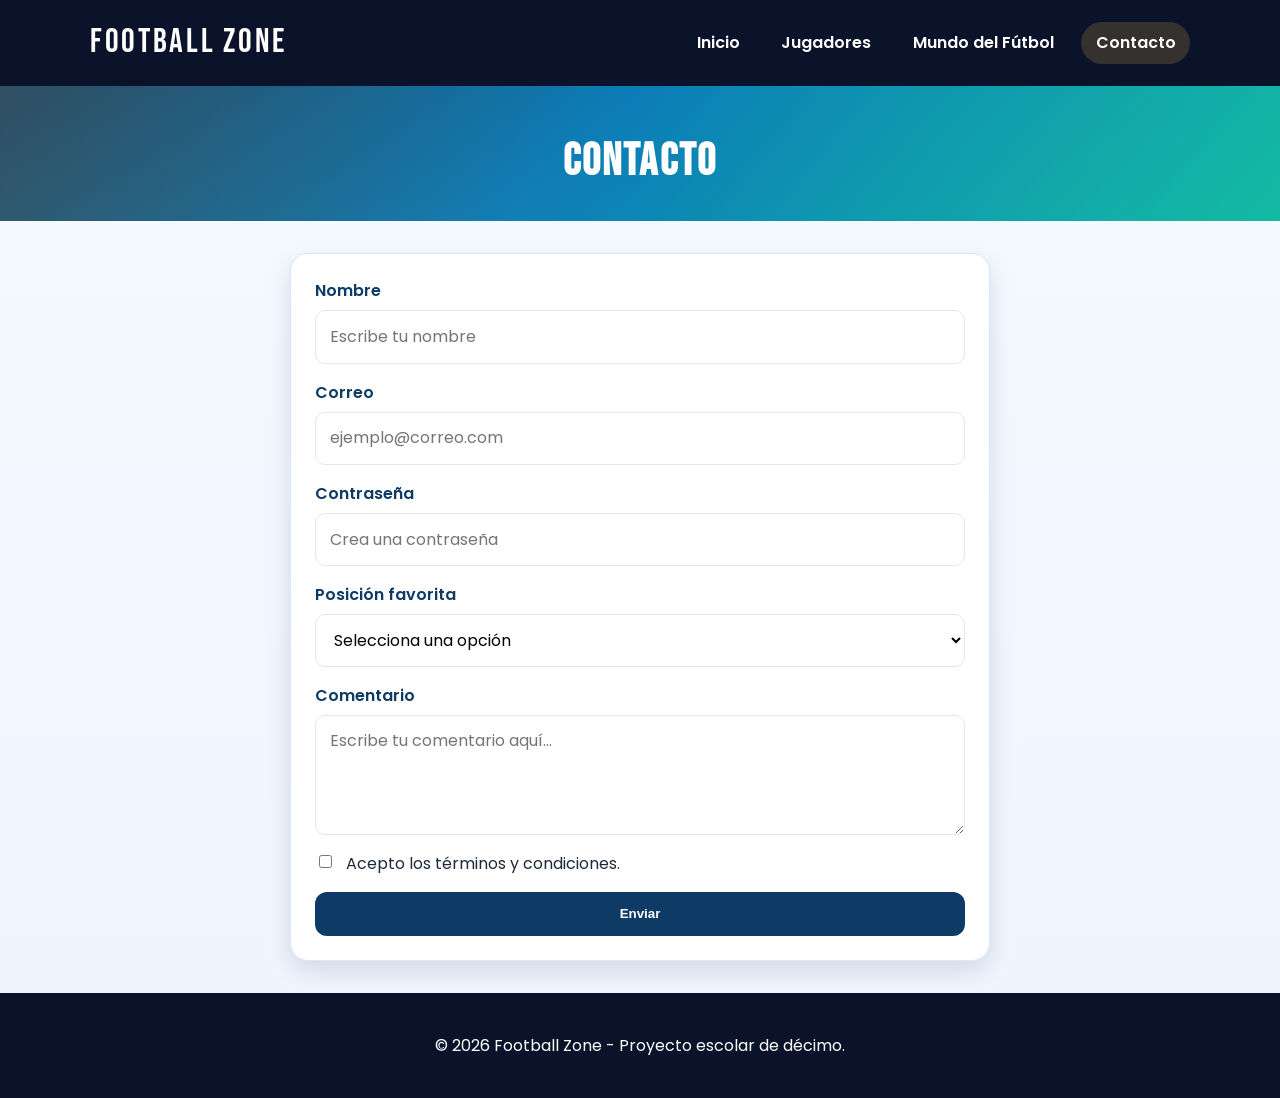
<file: contacto.html>
<!doctype html>
<html lang="es">
 <head>
  <meta charset="UTF-8" />
  <meta name="viewport" content="width=device-width, initial-scale=1.0" />
  <title>Contacto | Football Zone</title>
  <meta name="description" content="Formulario de contacto de Football Zone." />
  <link rel="preconnect" href="https://fonts.googleapis.com" />
  <link rel="preconnect" href="https://fonts.gstatic.com" crossorigin />
  <link
   href="https://fonts.googleapis.com/css2?family=Bebas+Neue&family=Poppins:wght@400;500;600;700&display=swap"
   rel="stylesheet"
  />
  <link rel="stylesheet" href="./css/styles.css" />
 </head>
 <body>
  <header class="site-header">
   <div class="container navbar">
    <a href="./index.html" class="logo">Football Zone</a>
    <nav class="nav-menu" aria-label="Navegación principal">
     <a href="./index.html">Inicio</a>
     <a href="./jugadores.html">Jugadores</a>
     <a href="./mundo-futbol.html">Mundo del Fútbol</a>
     <a href="./contacto.html" class="active">Contacto</a>
    </nav>
   </div>
  </header>

  <main>
   <section class="page-header">
    <div class="container">
     <h1>Contacto</h1>
    </div>
   </section>

   <section class="contact-layout">
    <div class="container">
     <form class="form-card" action="#" method="post">
      <div class="form-group">
       <label for="nombre">Nombre</label>
       <input
        type="text"
        id="nombre"
        name="nombre"
        placeholder="Escribe tu nombre"
        required
       />
      </div>

      <div class="form-group">
       <label for="correo">Correo</label>
       <input
        type="email"
        id="correo"
        name="correo"
        placeholder="ejemplo@correo.com"
        required
       />
      </div>

      <div class="form-group">
       <label for="password">Contraseña</label>
       <input
        type="password"
        id="password"
        name="password"
        placeholder="Crea una contraseña"
        required
       />
      </div>

      <div class="form-group">
       <label for="posicion">Posición favorita</label>
       <select id="posicion" name="posicion" required>
        <option value="">Selecciona una opción</option>
        <option value="portero">Portero</option>
        <option value="defensa">Defensa</option>
        <option value="mediocampista">Mediocampista</option>
        <option value="delantero">Delantero</option>
       </select>
      </div>

      <div class="form-group">
       <label for="comentario">Comentario</label>
       <textarea
        id="comentario"
        name="comentario"
        placeholder="Escribe tu comentario aquí..."
        required
       ></textarea>
      </div>

      <label class="checkbox" for="aceptacion">
       <input type="checkbox" id="aceptacion" name="aceptacion" required />
       <span>Acepto los términos y condiciones.</span>
      </label>

      <button type="submit" class="submit-btn">Enviar</button>
     </form>
    </div>
   </section>
  </main>

  <footer class="footer">
   <div class="container">
    <p>© 2026 Football Zone - Proyecto escolar de décimo.</p>
   </div>
  </footer>
 </body>
</html>
</file>
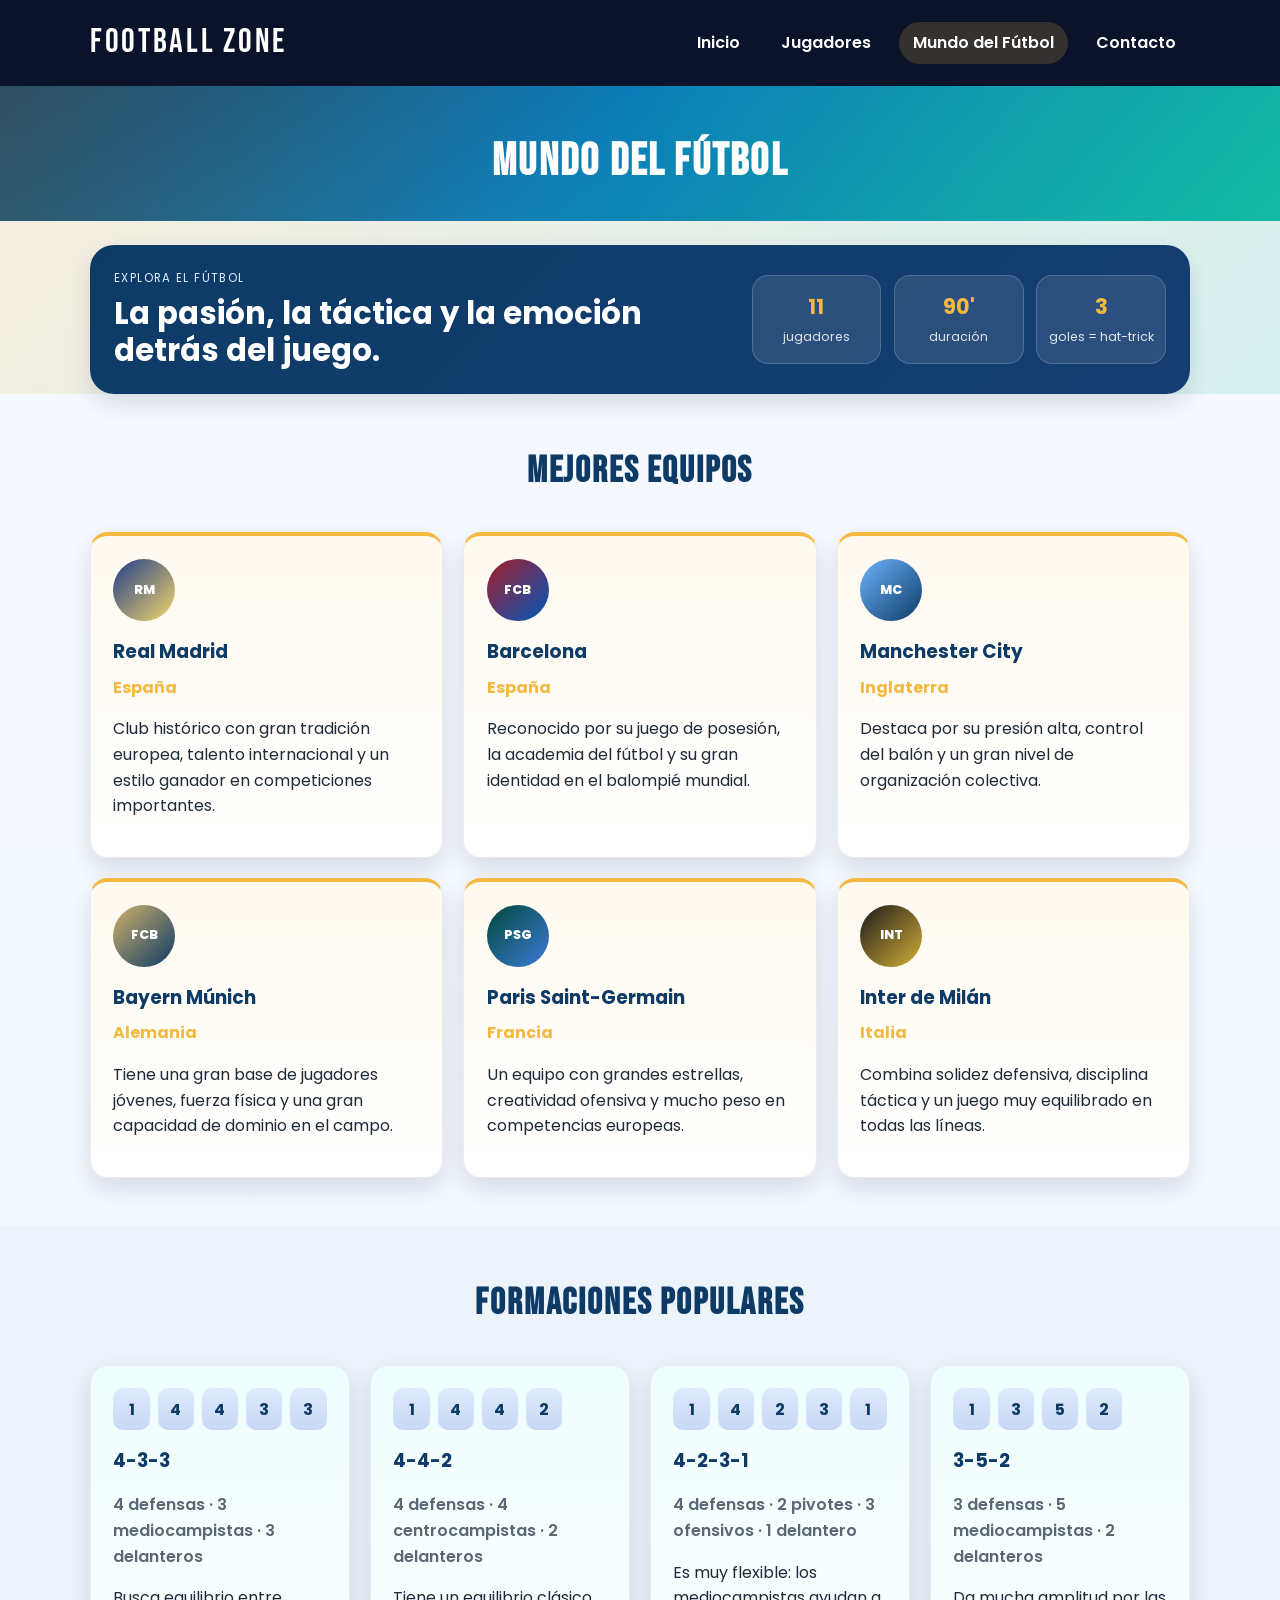
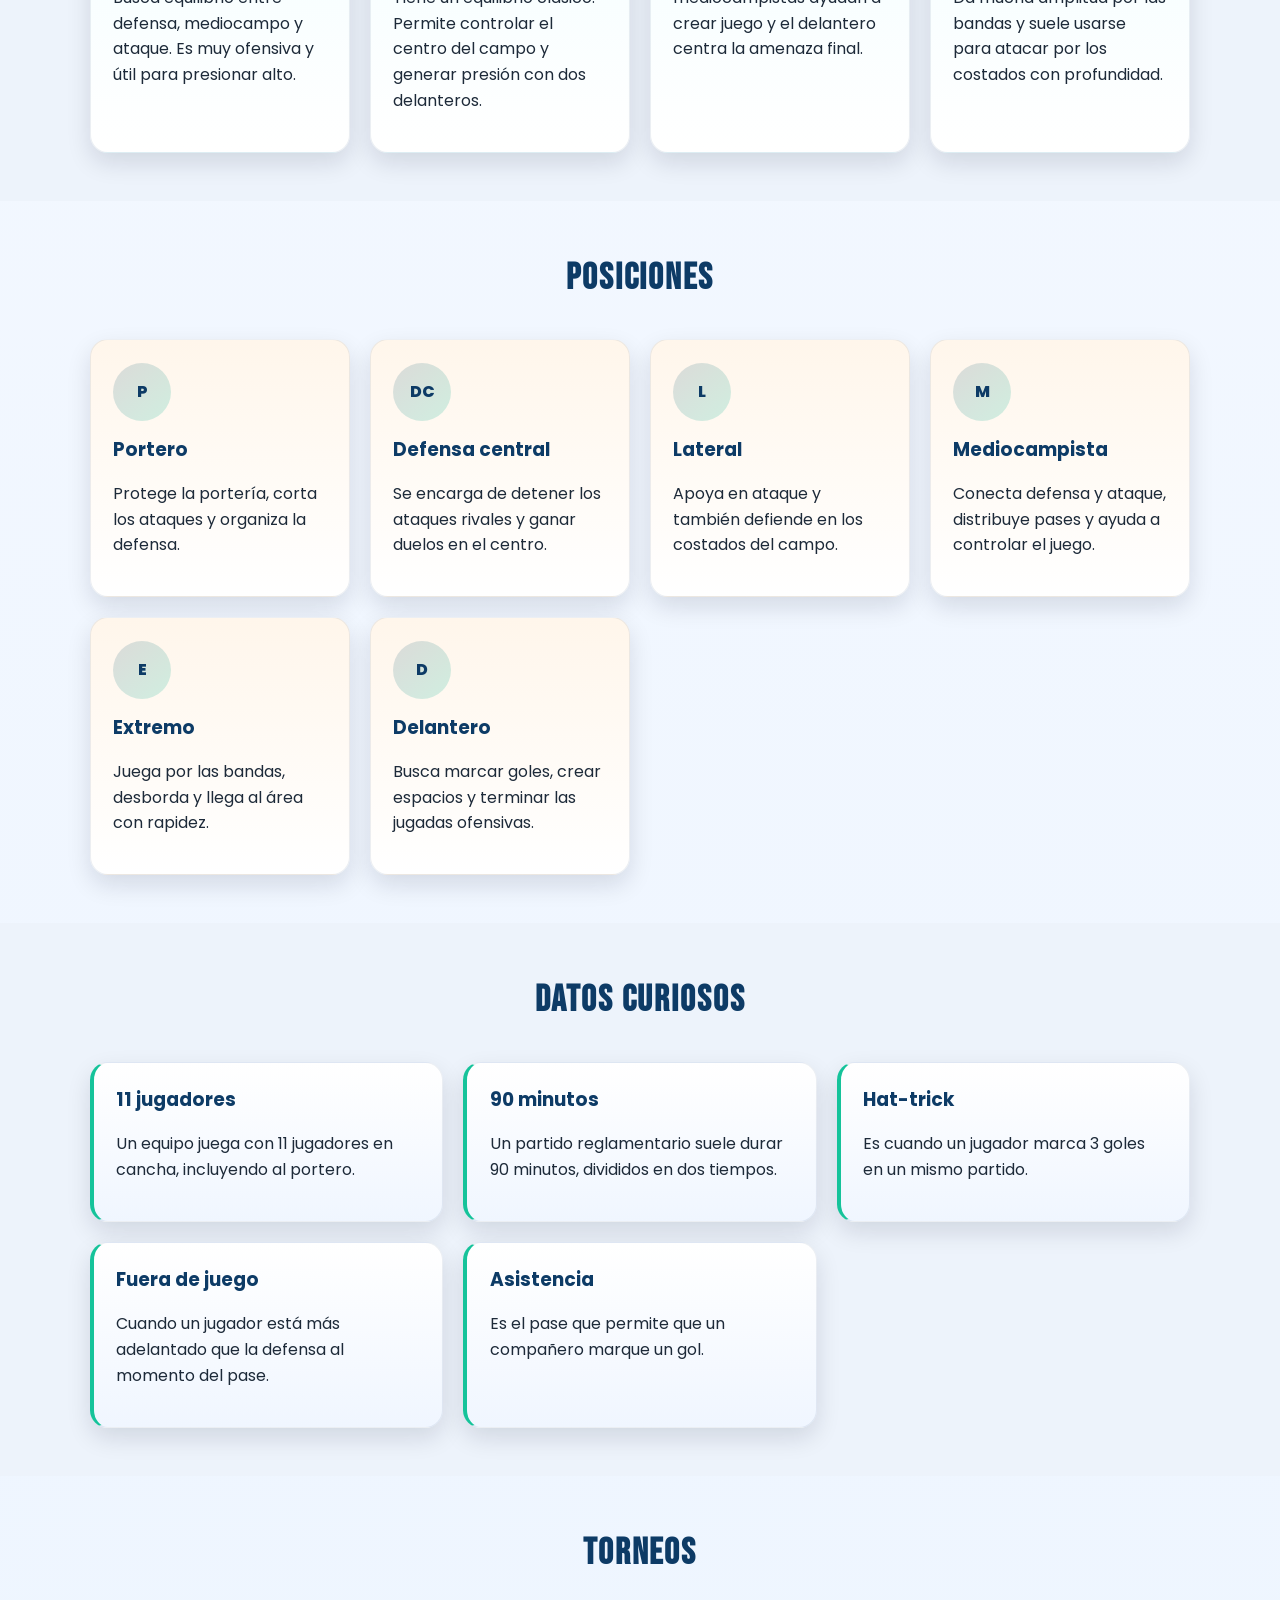
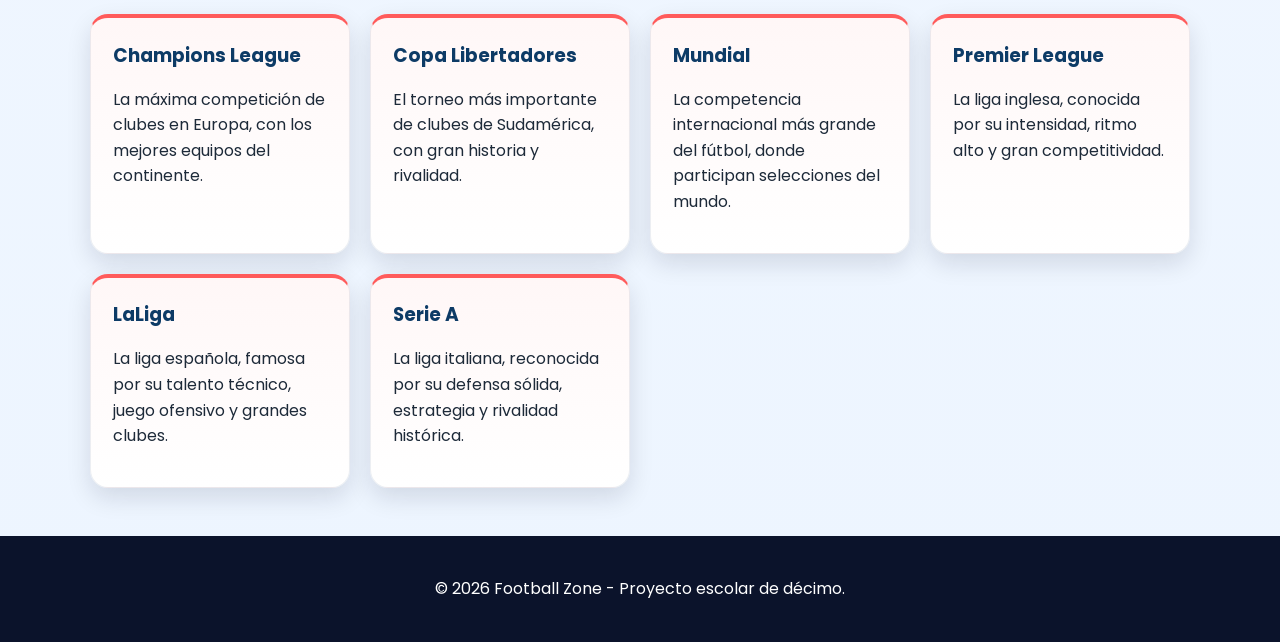
<file: mundo-futbol.html>
<!doctype html>
<html lang="es">
 <head>
  <meta charset="UTF-8" />
  <meta name="viewport" content="width=device-width, initial-scale=1.0" />
  <title>Mundo del Fútbol | Football Zone</title>
  <meta
   name="description"
   content="Sección informativa sobre equipos destacados, formaciones y datos del fútbol."
  />
  <link rel="preconnect" href="https://fonts.googleapis.com" />
  <link rel="preconnect" href="https://fonts.gstatic.com" crossorigin />
  <link
   href="https://fonts.googleapis.com/css2?family=Bebas+Neue&family=Poppins:wght@400;500;600;700&display=swap"
   rel="stylesheet"
  />
  <link rel="stylesheet" href="./css/styles.css" />
 </head>
 <body>
  <header class="site-header">
   <div class="container navbar">
    <a href="./index.html" class="logo">Football Zone</a>
    <nav class="nav-menu" aria-label="Navegación principal">
     <a href="./index.html">Inicio</a>
     <a href="./jugadores.html">Jugadores</a>
     <a href="./mundo-futbol.html" class="active">Mundo del Fútbol</a>
     <a href="./contacto.html">Contacto</a>
    </nav>
   </div>
  </header>

  <main>
   <section class="page-header">
    <div class="container">
     <h1>Mundo del Fútbol</h1>
    </div>
   </section>

   <section class="festival-banner">
    <div class="container festival-content">
     <div class="festival-copy">
      <p class="mini-label">Explora el fútbol</p>
      <h2>La pasión, la táctica y la emoción detrás del juego.</h2>
     </div>

     <div class="festival-stats" aria-label="estadísticas del fútbol">
      <div>
       <strong>11</strong>
       <span>jugadores</span>
      </div>
      <div>
       <strong>90'</strong>
       <span>duración</span>
      </div>
      <div>
       <strong>3</strong>
       <span>goles = hat-trick</span>
      </div>
     </div>
    </div>
   </section>

   <!-- Equipos destacados -->
   <section class="section">
    <div class="container">
     <div class="section-title">
      <h2>Mejores equipos</h2>
     </div>

     <div class="team-grid">
      <article class="team-card">
       <div class="team-badge badge-real-madrid">RM</div>
       <h3>Real Madrid</h3>
       <p class="team-country">España</p>
       <p>
        Club histórico con gran tradición europea, talento internacional y un
        estilo ganador en competiciones importantes.
       </p>
      </article>

      <article class="team-card">
       <div class="team-badge badge-barcelona">FCB</div>
       <h3>Barcelona</h3>
       <p class="team-country">España</p>
       <p>
        Reconocido por su juego de posesión, la academia del fútbol y su gran
        identidad en el balompié mundial.
       </p>
      </article>

      <article class="team-card">
       <div class="team-badge badge-city">MC</div>
       <h3>Manchester City</h3>
       <p class="team-country">Inglaterra</p>
       <p>
        Destaca por su presión alta, control del balón y un gran nivel de
        organización colectiva.
       </p>
      </article>

      <article class="team-card">
       <div class="team-badge badge-bayern">FCB</div>
       <h3>Bayern Múnich</h3>
       <p class="team-country">Alemania</p>
       <p>
        Tiene una gran base de jugadores jóvenes, fuerza física y una gran
        capacidad de dominio en el campo.
       </p>
      </article>

      <article class="team-card">
       <div class="team-badge badge-psg">PSG</div>
       <h3>Paris Saint-Germain</h3>
       <p class="team-country">Francia</p>
       <p>
        Un equipo con grandes estrellas, creatividad ofensiva y mucho peso en
        competencias europeas.
       </p>
      </article>

      <article class="team-card">
       <div class="team-badge badge-inter">INT</div>
       <h3>Inter de Milán</h3>
       <p class="team-country">Italia</p>
       <p>
        Combina solidez defensiva, disciplina táctica y un juego muy equilibrado
        en todas las líneas.
       </p>
      </article>
     </div>
    </div>
   </section>

   <!-- Formaciones populares -->
   <section class="section alt-section">
    <div class="container">
     <div class="section-title">
      <h2>Formaciones populares</h2>
     </div>

     <div class="formation-grid">
      <article class="formation-card">
       <div class="formation-visual">
        <span>1</span><span>4</span><span>4</span><span>3</span><span>3</span>
       </div>
       <h3>4-3-3</h3>
       <p class="formation-line">
        4 defensas · 3 mediocampistas · 3 delanteros
       </p>
       <p>
        Busca equilibrio entre defensa, mediocampo y ataque. Es muy ofensiva y
        útil para presionar alto.
       </p>
      </article>

      <article class="formation-card">
       <div class="formation-visual">
        <span>1</span><span>4</span><span>4</span><span>2</span>
       </div>
       <h3>4-4-2</h3>
       <p class="formation-line">
        4 defensas · 4 centrocampistas · 2 delanteros
       </p>
       <p>
        Tiene un equilibrio clásico. Permite controlar el centro del campo y
        generar presión con dos delanteros.
       </p>
      </article>

      <article class="formation-card">
       <div class="formation-visual">
        <span>1</span><span>4</span><span>2</span><span>3</span><span>1</span>
       </div>
       <h3>4-2-3-1</h3>
       <p class="formation-line">
        4 defensas · 2 pivotes · 3 ofensivos · 1 delantero
       </p>
       <p>
        Es muy flexible: los mediocampistas ayudan a crear juego y el delantero
        centra la amenaza final.
       </p>
      </article>

      <article class="formation-card">
       <div class="formation-visual">
        <span>1</span><span>3</span><span>5</span><span>2</span>
       </div>
       <h3>3-5-2</h3>
       <p class="formation-line">
        3 defensas · 5 mediocampistas · 2 delanteros
       </p>
       <p>
        Da mucha amplitud por las bandas y suele usarse para atacar por los
        costados con profundidad.
       </p>
      </article>
     </div>
    </div>
   </section>

   <!-- Posiciones -->
   <section class="section">
    <div class="container">
     <div class="section-title">
      <h2>Posiciones</h2>
     </div>

     <div class="position-grid">
      <article class="position-card">
       <div class="position-icon">P</div>
       <h3>Portero</h3>
       <p>Protege la portería, corta los ataques y organiza la defensa.</p>
      </article>

      <article class="position-card">
       <div class="position-icon">DC</div>
       <h3>Defensa central</h3>
       <p>
        Se encarga de detener los ataques rivales y ganar duelos en el centro.
       </p>
      </article>

      <article class="position-card">
       <div class="position-icon">L</div>
       <h3>Lateral</h3>
       <p>Apoya en ataque y también defiende en los costados del campo.</p>
      </article>

      <article class="position-card">
       <div class="position-icon">M</div>
       <h3>Mediocampista</h3>
       <p>
        Conecta defensa y ataque, distribuye pases y ayuda a controlar el juego.
       </p>
      </article>

      <article class="position-card">
       <div class="position-icon">E</div>
       <h3>Extremo</h3>
       <p>Juega por las bandas, desborda y llega al área con rapidez.</p>
      </article>

      <article class="position-card">
       <div class="position-icon">D</div>
       <h3>Delantero</h3>
       <p>
        Busca marcar goles, crear espacios y terminar las jugadas ofensivas.
       </p>
      </article>
     </div>
    </div>
   </section>

   <!-- Datos curiosos -->
   <section class="section alt-section">
    <div class="container">
     <div class="section-title">
      <h2>Datos curiosos</h2>
     </div>

     <div class="facts-grid">
      <div class="fact-item">
       <h3>11 jugadores</h3>
       <p>Un equipo juega con 11 jugadores en cancha, incluyendo al portero.</p>
      </div>
      <div class="fact-item">
       <h3>90 minutos</h3>
       <p>
        Un partido reglamentario suele durar 90 minutos, divididos en dos
        tiempos.
       </p>
      </div>
      <div class="fact-item">
       <h3>Hat-trick</h3>
       <p>Es cuando un jugador marca 3 goles en un mismo partido.</p>
      </div>
      <div class="fact-item">
       <h3>Fuera de juego</h3>
       <p>
        Cuando un jugador está más adelantado que la defensa al momento del
        pase.
       </p>
      </div>
      <div class="fact-item">
       <h3>Asistencia</h3>
       <p>Es el pase que permite que un compañero marque un gol.</p>
      </div>
     </div>
    </div>
   </section>

   <!-- Torneos -->
   <section class="section">
    <div class="container">
     <div class="section-title">
      <h2>Torneos</h2>
     </div>

     <div class="tournament-grid">
      <article class="tournament-card">
       <h3>Champions League</h3>
       <p>
        La máxima competición de clubes en Europa, con los mejores equipos del
        continente.
       </p>
      </article>

      <article class="tournament-card">
       <h3>Copa Libertadores</h3>
       <p>
        El torneo más importante de clubes de Sudamérica, con gran historia y
        rivalidad.
       </p>
      </article>

      <article class="tournament-card">
       <h3>Mundial</h3>
       <p>
        La competencia internacional más grande del fútbol, donde participan
        selecciones del mundo.
       </p>
      </article>

      <article class="tournament-card">
       <h3>Premier League</h3>
       <p>
        La liga inglesa, conocida por su intensidad, ritmo alto y gran
        competitividad.
       </p>
      </article>

      <article class="tournament-card">
       <h3>LaLiga</h3>
       <p>
        La liga española, famosa por su talento técnico, juego ofensivo y
        grandes clubes.
       </p>
      </article>

      <article class="tournament-card">
       <h3>Serie A</h3>
       <p>
        La liga italiana, reconocida por su defensa sólida, estrategia y
        rivalidad histórica.
       </p>
      </article>
     </div>
    </div>
   </section>
  </main>

  <footer class="footer">
   <div class="container">
    <p>© 2026 Football Zone - Proyecto escolar de décimo.</p>
   </div>
  </footer>
 </body>
</html>
</file>
<file: css/styles.css>
:root {
  --primary: #0d3b66;
  --secondary: #f4b942;
  --accent: #15c39a;
  --accent-2: #ff5b5b;
  --dark: #0b132b;
  --light: #f5f7fb;
  --white: #ffffff;
  --text: #1d2a39;
  --muted: #5c6773;
  --border: #dfe7f1;
  --shadow: 0 10px 25px rgba(11, 19, 43, 0.12);
}

* {
  box-sizing: border-box;
}

html {
  scroll-behavior: smooth;
}

body {
  margin: 0;
  font-family: "Poppins", sans-serif;
  background: linear-gradient(180deg, #f6f9ff 0%, #edf5ff 100%);
  color: var(--text);
  line-height: 1.6;
  overflow-x: hidden;
}

a {
  text-decoration: none;
}

img {
  max-width: 100%;
  display: block;
}

.container {
  width: min(1100px, 90%);
  margin: 0 auto;
}

.site-header {
  background: var(--dark);
  color: var(--white);
  box-shadow: var(--shadow);
}

.navbar {
  display: flex;
  flex-direction: column;
  align-items: center;
  gap: 0.8rem;
  padding: 1rem 0;
}

.logo {
  font-family: "Bebas Neue", sans-serif;
  font-size: 2.1rem;
  letter-spacing: 0.08em;
  color: var(--white);
}

.nav-menu {
  display: flex;
  flex-wrap: wrap;
  justify-content: center;
  gap: 0.8rem;
}

.nav-menu a {
  color: var(--white);
  font-weight: 600;
  padding: 0.5rem 0.9rem;
  border-radius: 999px;
  transition: background 0.3s ease;
}

.nav-menu a:hover,
.nav-menu a.active {
  background: rgba(244, 185, 66, 0.18);
}

.hero {
  background: linear-gradient(135deg, #0d3b66 10%, #123d6d 40%, #1d4e89 100%);
  color: var(--white);
  padding: 3rem 0;
}

.hero-content {
  display: flex;
  flex-direction: column;
  gap: 1.5rem;
}

.hero-text h1 {
  font-family: "Bebas Neue", sans-serif;
  font-size: 3rem;
  letter-spacing: 0.04em;
  margin: 0;
}

.hero-text p {
  margin: 1rem 0 0;
  color: rgba(255, 255, 255, 0.9);
}

.hero-buttons {
  display: flex;
  flex-wrap: wrap;
  gap: 1rem;
  margin-top: 1rem;
}

.btn {
  display: inline-block;
  padding: 0.8rem 1.4rem;
  border-radius: 12px;
  font-weight: 700;
  transition: transform 0.2s ease;
}

.btn:hover {
  transform: translateY(-2px);
}

.btn-primary {
  background: var(--secondary);
  color: var(--dark);
}

.btn-secondary {
  background: transparent;
  color: var(--white);
  border: 2px solid rgba(255, 255, 255, 0.7);
}

.hero-image img {
  width: 100%;
  border-radius: 18px;
  box-shadow: var(--shadow);
}

.section {
  padding: 3rem 0;
}

.section-title {
  text-align: center;
  margin-bottom: 2rem;
}

.section-title h2 {
  font-family: "Bebas Neue", sans-serif;
  font-size: 2.3rem;
  letter-spacing: 0.05em;
  margin: 0;
  color: var(--primary);
}

.card-grid {
  display: grid;
  gap: 1.5rem;
}

.card {
  background: var(--white);
  border: 1px solid var(--border);
  border-radius: 18px;
  overflow: hidden;
  box-shadow: var(--shadow);
}

.card img {
  width: 100%;
  height: 220px;
  object-fit: cover;
}

.card-content {
  padding: 1.2rem;
}

.card-content h3 {
  margin-top: 0;
  color: var(--primary);
}

.card-content p {
  margin-bottom: 0;
  color: var(--muted);
}

.info-banner {
  background: #e7eef8;
  border-radius: 18px;
  padding: 1.5rem;
  margin-top: 2rem;
  text-align: center;
}

.footer {
  background: var(--dark);
  color: var(--white);
  padding: 1.5rem 0;
  text-align: center;
}

.page-header {
  background: linear-gradient(135deg, #0d3b66 0%, #0b7cb8 45%, #14b8a6 100%);
  padding: 2.5rem 0 1.5rem;
  color: var(--white);
  position: relative;
}

.page-header::after {
  content: "";
  position: absolute;
  inset: 0;
  background: linear-gradient(90deg, rgba(244, 185, 66, 0.15), transparent, rgba(21, 195, 154, 0.18));
}

.page-header h1 {
  margin: 0;
  font-family: "Bebas Neue", sans-serif;
  font-size: 2.8rem;
  letter-spacing: 0.05em;
  text-align: center;
  position: relative;
  z-index: 1;
}

.festival-banner {
  background: linear-gradient(135deg, rgba(244, 185, 66, 0.16), rgba(21, 195, 154, 0.14));
  padding: 1.5rem 0 0;
}

.festival-content {
  display: grid;
  gap: 1rem;
  background: linear-gradient(135deg, #0d3b66, #153d72);
  border-radius: 24px;
  padding: 1.5rem;
  box-shadow: var(--shadow);
  color: var(--white);
}

.mini-label {
  margin: 0;
  text-transform: uppercase;
  letter-spacing: 0.12em;
  font-size: 0.72rem;
  color: #dfefff;
}

.festival-copy h2 {
  margin: 0.5rem 0 0;
  font-size: clamp(1.6rem, 2.4vw, 2.6rem);
  line-height: 1.2;
}

.festival-stats {
  display: grid;
  grid-template-columns: repeat(3, minmax(0, 1fr));
  gap: 0.8rem;
}

.festival-stats div {
  background: rgba(255, 255, 255, 0.1);
  border: 1px solid rgba(255, 255, 255, 0.18);
  border-radius: 16px;
  text-align: center;
  padding: 0.9rem 0.5rem;
}

.festival-stats strong {
  display: block;
  font-size: 1.3rem;
  color: var(--secondary);
}

.festival-stats span {
  font-size: 0.78rem;
  color: rgba(255, 255, 255, 0.85);
}

.players-grid {
  display: grid;
  gap: 1.5rem;
  margin-top: 2rem;
}

.player-card {
  background: var(--white);
  border: 1px solid var(--border);
  border-radius: 18px;
  overflow: hidden;
  box-shadow: var(--shadow);
}

.player-card img {
  width: 100%;
  height: 250px;
  object-fit: cover;
}

.player-card .card-content {
  padding: 1rem 1.2rem 1.3rem;
}

.player-card .position {
  display: inline-block;
  background: rgba(13, 59, 102, 0.1);
  color: var(--primary);
  font-weight: 700;
  border-radius: 999px;
  padding: 0.35rem 0.8rem;
  margin-bottom: 0.7rem;
}

/* Estilos para la sección Mundo del Fútbol */
.alt-section {
  background: #edf3fb;
}

.team-grid,
.formation-grid,
.position-grid,
.facts-grid,
.tournament-grid {
  display: grid;
  gap: 1.25rem;
  margin-top: 2rem;
}

.team-card,
.formation-card,
.position-card,
.fact-item,
.tournament-card {
  background: linear-gradient(180deg, #ffffff 0%, #f8fbff 100%);
  border: 1px solid rgba(13, 59, 102, 0.08);
  border-radius: 18px;
  padding: 1.4rem;
  box-shadow: var(--shadow);
  transition: transform 0.25s ease, box-shadow 0.25s ease;
}

.team-card:hover,
.formation-card:hover,
.position-card:hover,
.fact-item:hover,
.tournament-card:hover {
  transform: translateY(-4px);
  box-shadow: 0 18px 32px rgba(11, 19, 43, 0.12);
}

.team-card {
  background: linear-gradient(180deg, #fffaf0 0%, #ffffff 100%);
  border-top: 4px solid var(--secondary);
}

.team-badge {
  width: 62px;
  height: 62px;
  border-radius: 50%;
  display: grid;
  place-items: center;
  font-size: 0.8rem;
  font-weight: 800;
  color: var(--white);
  margin-bottom: 1rem;
}

.badge-real-madrid {
  background: linear-gradient(135deg, #1f3c88, #f5d76d);
}

.badge-barcelona {
  background: linear-gradient(135deg, #a61d2b, #0057b8);
}

.badge-city {
  background: linear-gradient(135deg, #6db4ff, #0d3b66);
}

.badge-bayern {
  background: linear-gradient(135deg, #d1b16b, #0d3b66);
}

.badge-psg {
  background: linear-gradient(135deg, #00483a, #3d7bd9);
}

.badge-inter {
  background: linear-gradient(135deg, #1a1a1a, #d4af37);
}

.team-card h3,
.formation-card h3,
.position-card h3,
.fact-item h3,
.tournament-card h3 {
  margin-top: 0;
  margin-bottom: 0.5rem;
  color: var(--primary);
}

.team-country {
  margin-top: 0;
  font-weight: 700;
  color: var(--secondary);
}

.formation-visual {
  display: grid;
  grid-template-columns: repeat(5, 1fr);
  gap: 0.5rem;
  margin-bottom: 1rem;
}

.formation-visual span {
  display: grid;
  place-items: center;
  height: 42px;
  border-radius: 10px;
  background: linear-gradient(180deg, #dfeafc, #c7d8f6);
  font-weight: 700;
  color: var(--primary);
}

.formation-card {
  background: linear-gradient(180deg, #effdff 0%, #ffffff 100%);
}

.formation-line {
  font-weight: 600;
  color: var(--muted);
}

.position-card {
  background: linear-gradient(180deg, #fff6eb 0%, #ffffff 100%);
}

.position-icon {
  width: 58px;
  height: 58px;
  display: grid;
  place-items: center;
  border-radius: 50%;
  background: linear-gradient(135deg, rgba(13, 59, 102, 0.15), rgba(21, 195, 154, 0.2));
  color: var(--primary);
  font-weight: 800;
  margin-bottom: 0.9rem;
}

.fact-item {
  background: linear-gradient(180deg, #ffffff, #f0f6ff);
  border-left: 4px solid var(--accent);
}

.tournament-card {
  background: linear-gradient(180deg, #fff7f7 0%, #ffffff 100%);
  border-top: 4px solid var(--accent-2);
}

.contact-layout {
  padding: 2rem 0;
}

.form-card {
  background: var(--white);
  border-radius: 18px;
  border: 1px solid var(--border);
  box-shadow: var(--shadow);
  padding: 1.5rem;
  max-width: 700px;
  margin: 0 auto;
}

.form-group {
  display: flex;
  flex-direction: column;
  margin-bottom: 1rem;
}

.form-group label {
  margin-bottom: 0.4rem;
  font-weight: 600;
  color: var(--primary);
}

.form-group input,
.form-group select,
.form-group textarea {
  width: 100%;
  padding: 0.8rem 0.9rem;
  border: 1px solid var(--border);
  border-radius: 10px;
  font: inherit;
  background: #fff;
}

.form-group input:focus,
.form-group select:focus,
.form-group textarea:focus {
  outline: 2px solid rgba(13, 59, 102, 0.2);
  border-color: var(--primary);
}

textarea {
  min-height: 120px;
  resize: vertical;
}

.checkbox {
  display: flex;
  align-items: flex-start;
  gap: 0.7rem;
  margin: 1rem 0;
}

.checkbox input {
  margin-top: 0.3rem;
}

.submit-btn {
  width: 100%;
  border: none;
  background: var(--primary);
  color: var(--white);
  font-weight: 700;
  padding: 0.9rem 1.2rem;
  border-radius: 12px;
  cursor: pointer;
}

@media (min-width: 768px) {
  .navbar {
    flex-direction: row;
    justify-content: space-between;
  }

  .hero-content {
    flex-direction: row;
    align-items: center;
    justify-content: space-between;
  }

  .hero-text,
  .hero-image {
    flex: 1;
  }

  .card-grid {
    grid-template-columns: repeat(3, minmax(0, 1fr));
  }

  .players-grid {
    grid-template-columns: repeat(2, minmax(0, 1fr));
  }

  .team-grid,
  .formation-grid,
  .position-grid,
  .tournament-grid {
    grid-template-columns: repeat(2, minmax(0, 1fr));
  }

  .facts-grid {
    grid-template-columns: repeat(2, minmax(0, 1fr));
  }

  .festival-content {
    grid-template-columns: 1.5fr 1fr;
    align-items: center;
  }
}

@media (min-width: 1024px) {
  .players-grid {
    grid-template-columns: repeat(4, minmax(0, 1fr));
  }

  .team-grid {
    grid-template-columns: repeat(3, minmax(0, 1fr));
  }

  .formation-grid,
  .position-grid,
  .tournament-grid {
    grid-template-columns: repeat(4, minmax(0, 1fr));
  }

  .facts-grid {
    grid-template-columns: repeat(3, minmax(0, 1fr));
  }
}
</file>
